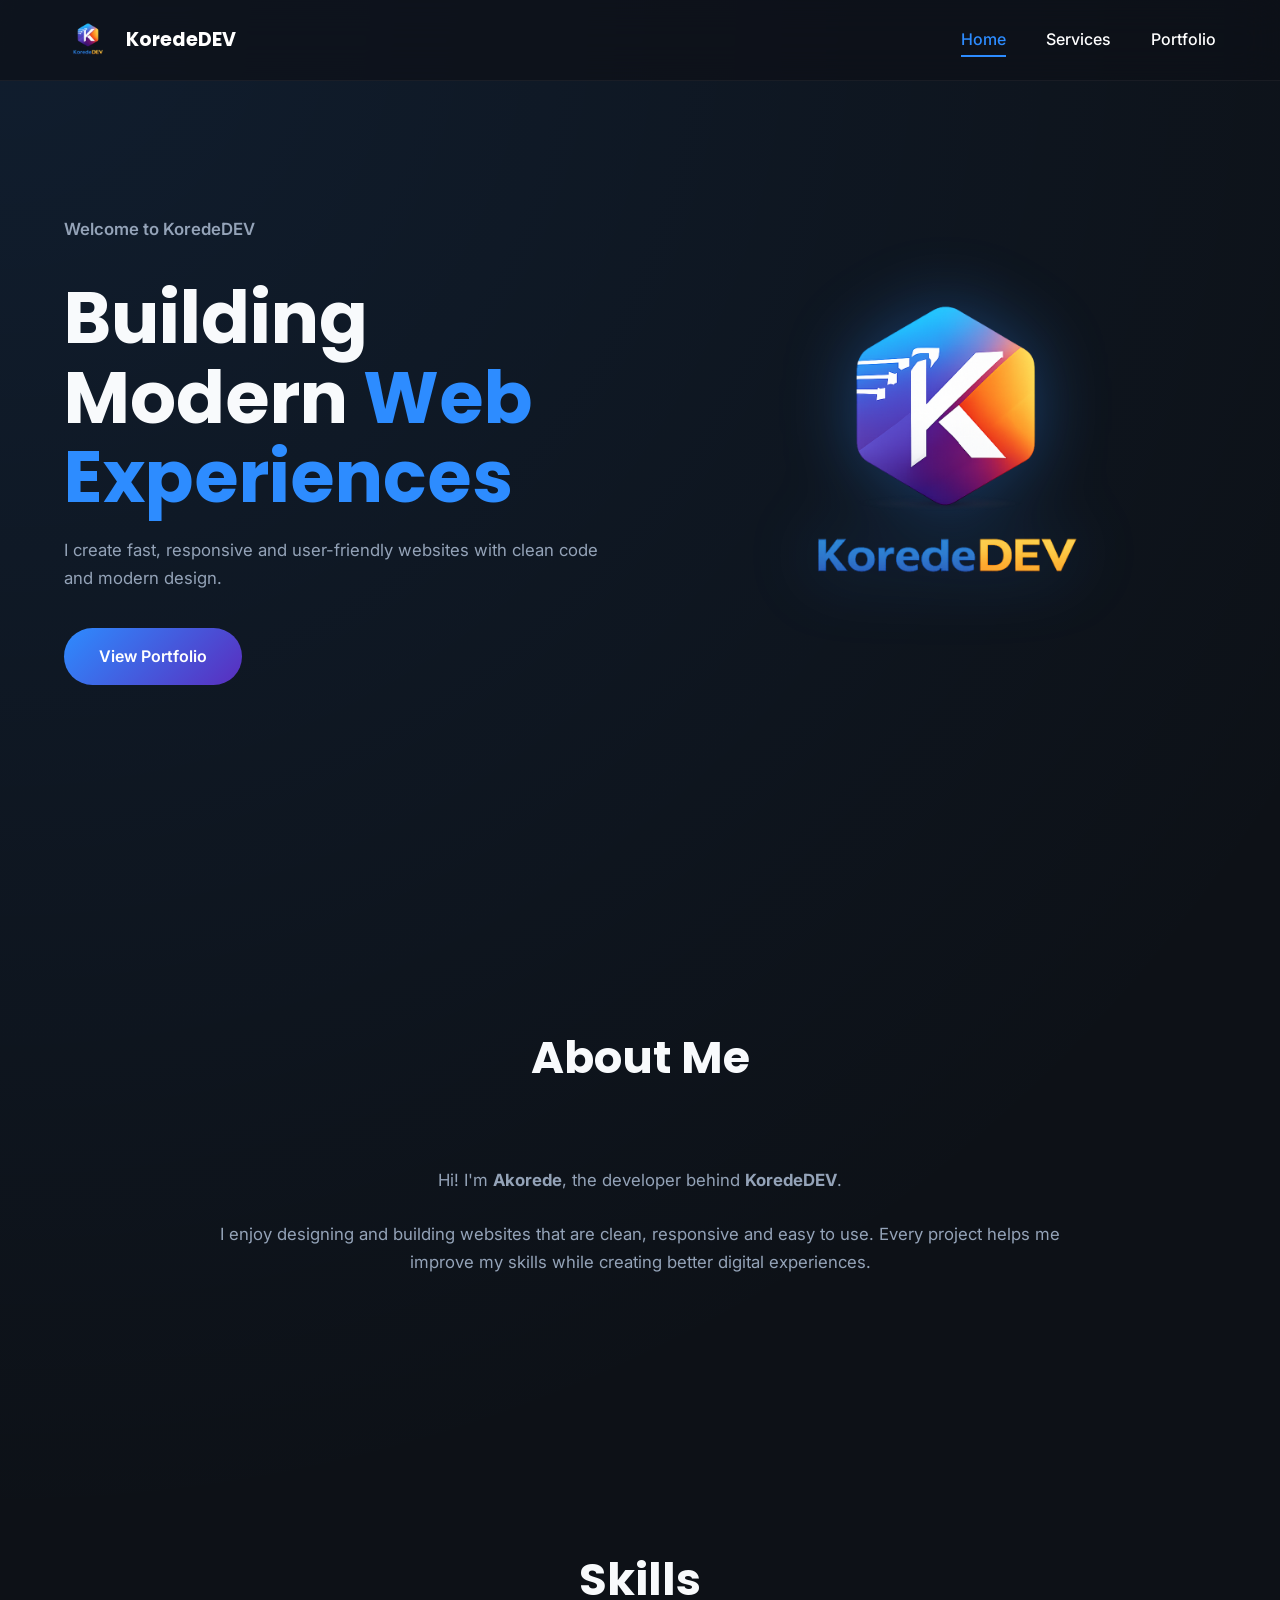
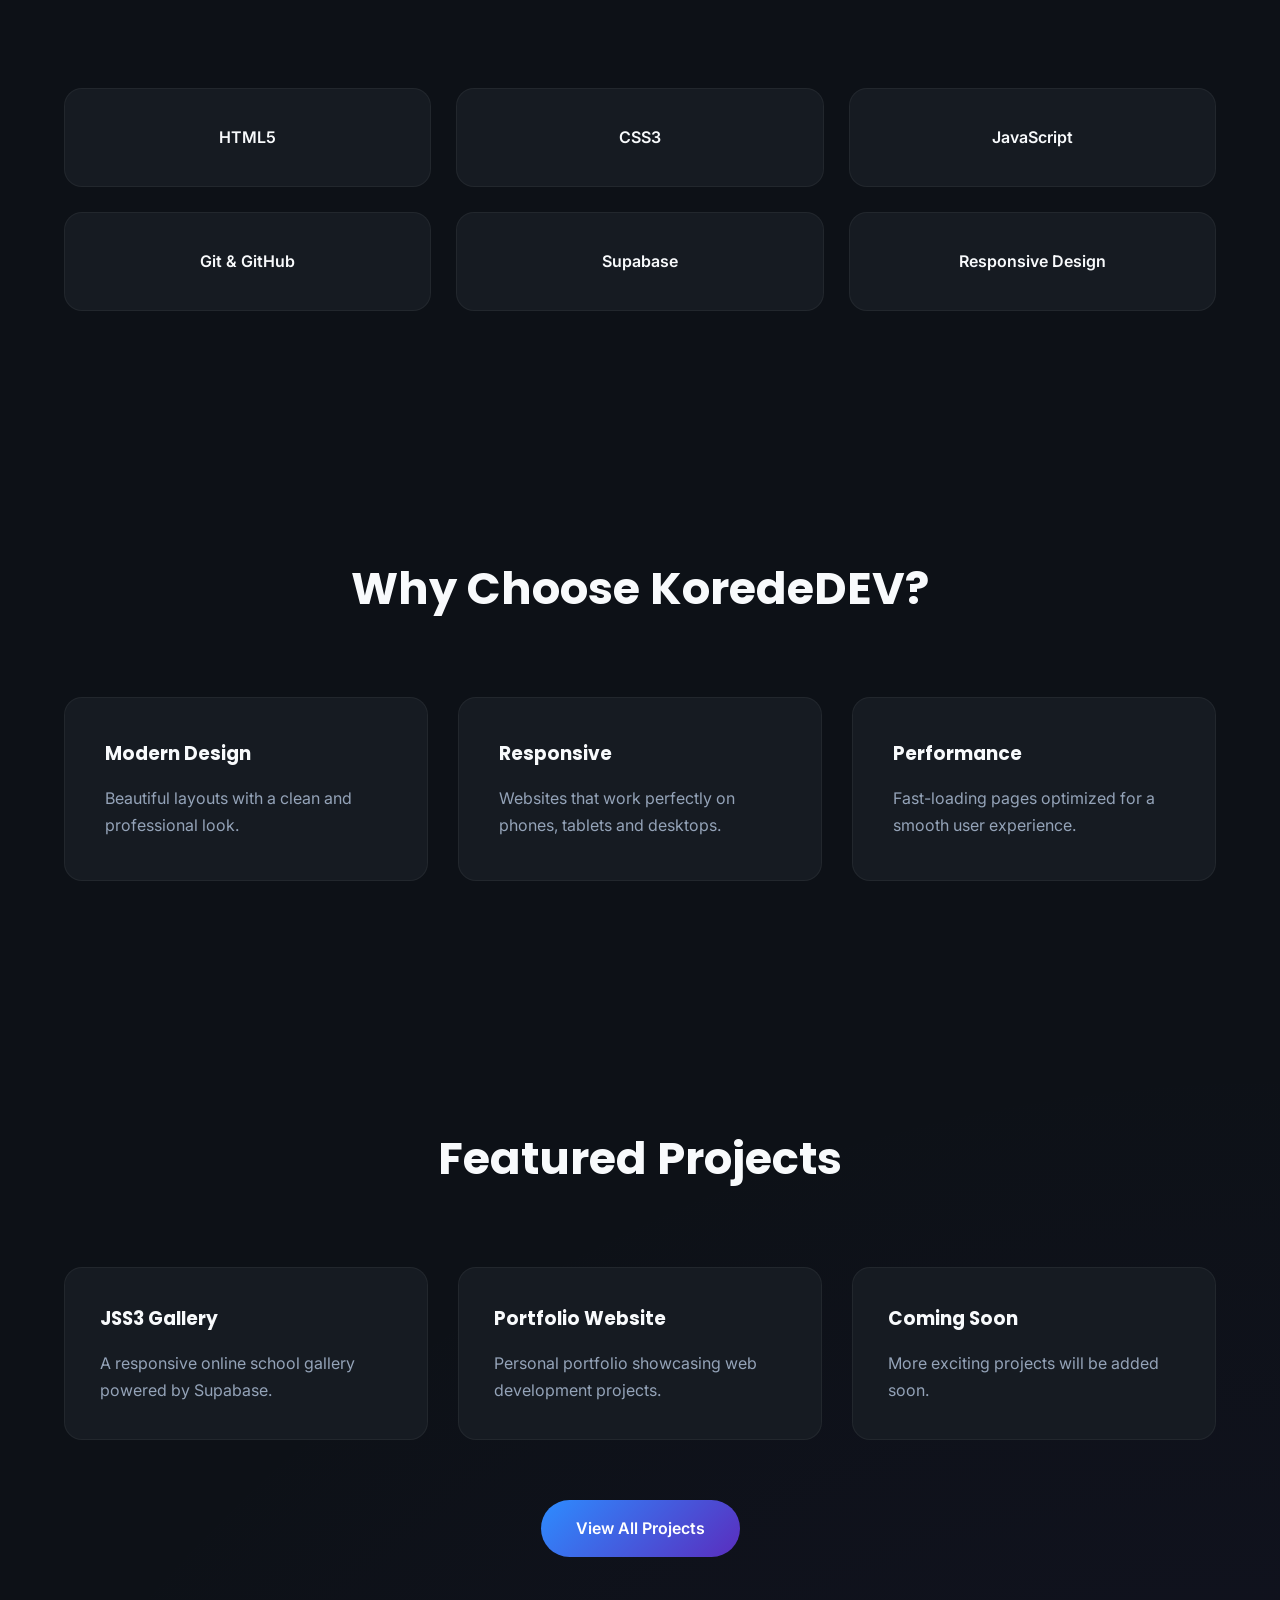
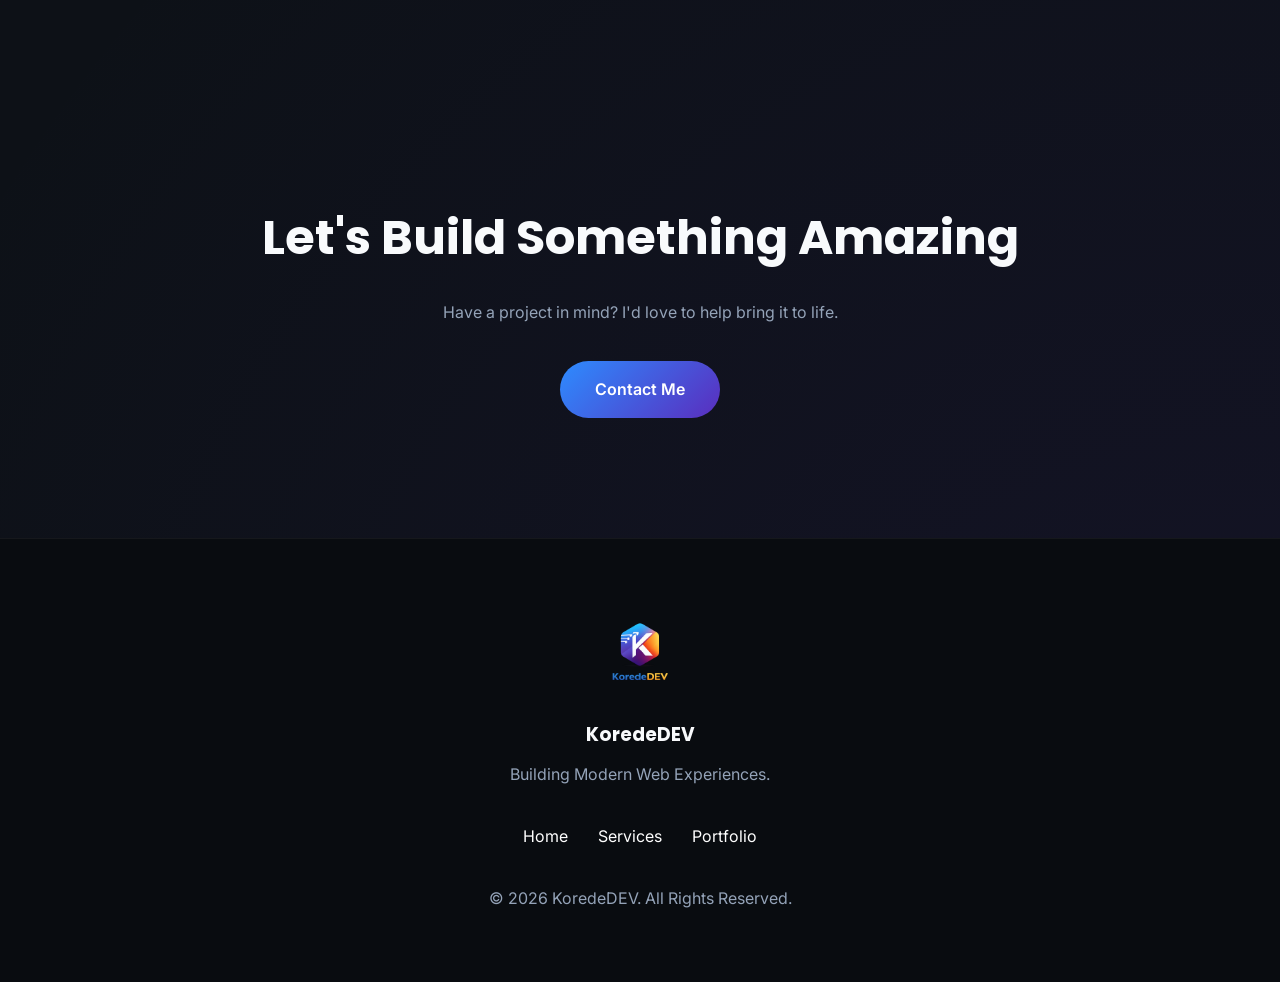
<file: index.html>
<!DOCTYPE html>
<html lang="en">

<head>

    <meta charset="UTF-8">

    <meta name="viewport"
          content="width=device-width, initial-scale=1.0">

          <meta name="description"
        content="KoredeDEV builds modern, responsive websites using HTML, CSS and JavaScript.">

        <meta name="keywords"
        content="KoredeDEV, Web Developer, HTML, CSS, JavaScript, Portfolio">

        <meta name="author"
        content="Akorede">

        <meta property="og:title" content="KoredeDEV">

        <meta property="og:description"
        content="Modern websites built with clean code.">

        <meta property="og:image"
        content="assets/images/logo.png">

    <title>KoredeDEV | Home</title>

    <link rel="stylesheet" href="style.css">

    <link rel="icon" href="assets/images/favicon.png">

    <link rel="preconnect" href="https://fonts.googleapis.com">

    <link rel="preconnect" href="https://fonts.gstatic.com" crossorigin>

    <link href="https://fonts.googleapis.com/css2?family=Poppins:wght@300;400;500;600;700;800&family=Inter:wght@300;400;500;600&display=swap"
          rel="stylesheet">

</head>

<body>

    <!-- ================= LOADING SCREEN ================= -->

<div id="loader">

    <div class="loader-content">

        <img src="assets/images/logo.png"
             alt="KoredeDEV Logo">

        <h1>KoredeDEV</h1>

        <p>Building Modern Web Experiences</p>

        <div class="loader-bar">

            <div class="loader-progress"></div>

        </div>

    </div>

</div>

<!-- ================= NAVBAR ================= -->

<header>

    <nav>

        <a href="index.html" class="logo">

            <img src="assets/images/logo.png" alt="KoredeDEV">

            <span>KoredeDEV</span>

        </a>

        <div class="menu-toggle">

            <span></span>

            <span></span>

            <span></span>

        </div>

        <ul>

            <li><a class="active" href="index.html">Home</a></li>

            <li><a href="services.html">Services</a></li>

            <li><a href="projects.html">Portfolio</a></li>

        </ul>

    </nav>

</header>



<!-- ================= HERO ================= -->

<section class="hero">

    <div class="hero-text">

        <p class="intro">
            Welcome to KoredeDEV
        </p>

        <h1>

            Building Modern

            <span>Web Experiences</span>

        </h1>

        <p>

            I create fast, responsive and user-friendly websites
            with clean code and modern design.

        </p>

        <div class="hero-buttons">

            <a href="projects.html" class="btn">

                View Portfolio

            </a>

        </div>

    </div>

    <div class="hero-image">

        <img src="assets/images/logo.png"
             alt="KoredeDEV Logo">

    </div>

</section>



<!-- ================= ABOUT ================= -->

<section class="about">

    <div class="section-title">

        <h2>About Me</h2>

    </div>

    <div class="about-content">

        <p>

            Hi! I'm <strong>Akorede</strong>, the developer behind
            <strong>KoredeDEV</strong>.

        </p>

        <p>

            I enjoy designing and building websites that are clean,
            responsive and easy to use. Every project helps me improve
            my skills while creating better digital experiences.

        </p>

    </div>

</section>



<!-- ================= SKILLS ================= -->

<section class="skills">

    <div class="section-title">

        <h2>Skills</h2>

    </div>

    <div class="skills-grid">

        <div class="skill-card">

            HTML5

        </div>

        <div class="skill-card">

            CSS3

        </div>

        <div class="skill-card">

            JavaScript

        </div>

        <div class="skill-card">

            Git & GitHub

        </div>

        <div class="skill-card">

            Supabase

        </div>

        <div class="skill-card">

            Responsive Design

        </div>

    </div>

</section>



<!-- ================= WHY CHOOSE ================= -->

<section class="why">

    <div class="section-title">

        <h2>Why Choose KoredeDEV?</h2>

    </div>

    <div class="why-grid">

        <div class="why-card">

            <h3>Modern Design</h3>

            <p>

                Beautiful layouts with a clean and professional look.

            </p>

        </div>

        <div class="why-card">

            <h3>Responsive</h3>

            <p>

                Websites that work perfectly on phones,
                tablets and desktops.

            </p>

        </div>

        <div class="why-card">

            <h3>Performance</h3>

            <p>

                Fast-loading pages optimized for a smooth
                user experience.

            </p>

        </div>

    </div>

</section>



<!-- ================= FEATURED PROJECTS ================= -->

<section class="featured">

    <div class="section-title">

        <h2>Featured Projects</h2>

    </div>

    <div class="project-grid">

        <div class="project-card">

            <h3>JSS3 Gallery</h3>

            <p>

                A responsive online school gallery powered
                by Supabase.

            </p>

        </div>

        <div class="project-card">

            <h3>Portfolio Website</h3>

            <p>

                Personal portfolio showcasing web development
                projects.

            </p>

        </div>

        <div class="project-card">

            <h3>Coming Soon</h3>

            <p>

                More exciting projects will be added soon.

            </p>

        </div>

    </div>

    <div class="portfolio-button">

        <a href="projects.html" class="btn">

            View All Projects

        </a>

    </div>

</section>



<!-- ================= CALL TO ACTION ================= -->

<section class="cta">

    <h2>

        Let's Build Something Amazing

    </h2>

    <p>

        Have a project in mind? I'd love to help bring it to life.

    </p>

    <a href="services.html" class="btn">

        Contact Me

    </a>

</section>



<!-- ================= FOOTER ================= -->

<footer>

    <img src="assets/images/logo.png"
         alt="KoredeDEV">

    <h3>KoredeDEV</h3>

    <p>

        Building Modern Web Experiences.

    </p>

    <div class="footer-links">

        <a href="index.html">Home</a>

        <a href="services.html">Services</a>

        <a href="projects.html">Portfolio</a>

    </div>

    <p>

        © 2026 KoredeDEV.
        All Rights Reserved.

    </p>

</footer>

<script src="script.js"></script>

</body>

</html>
</file>
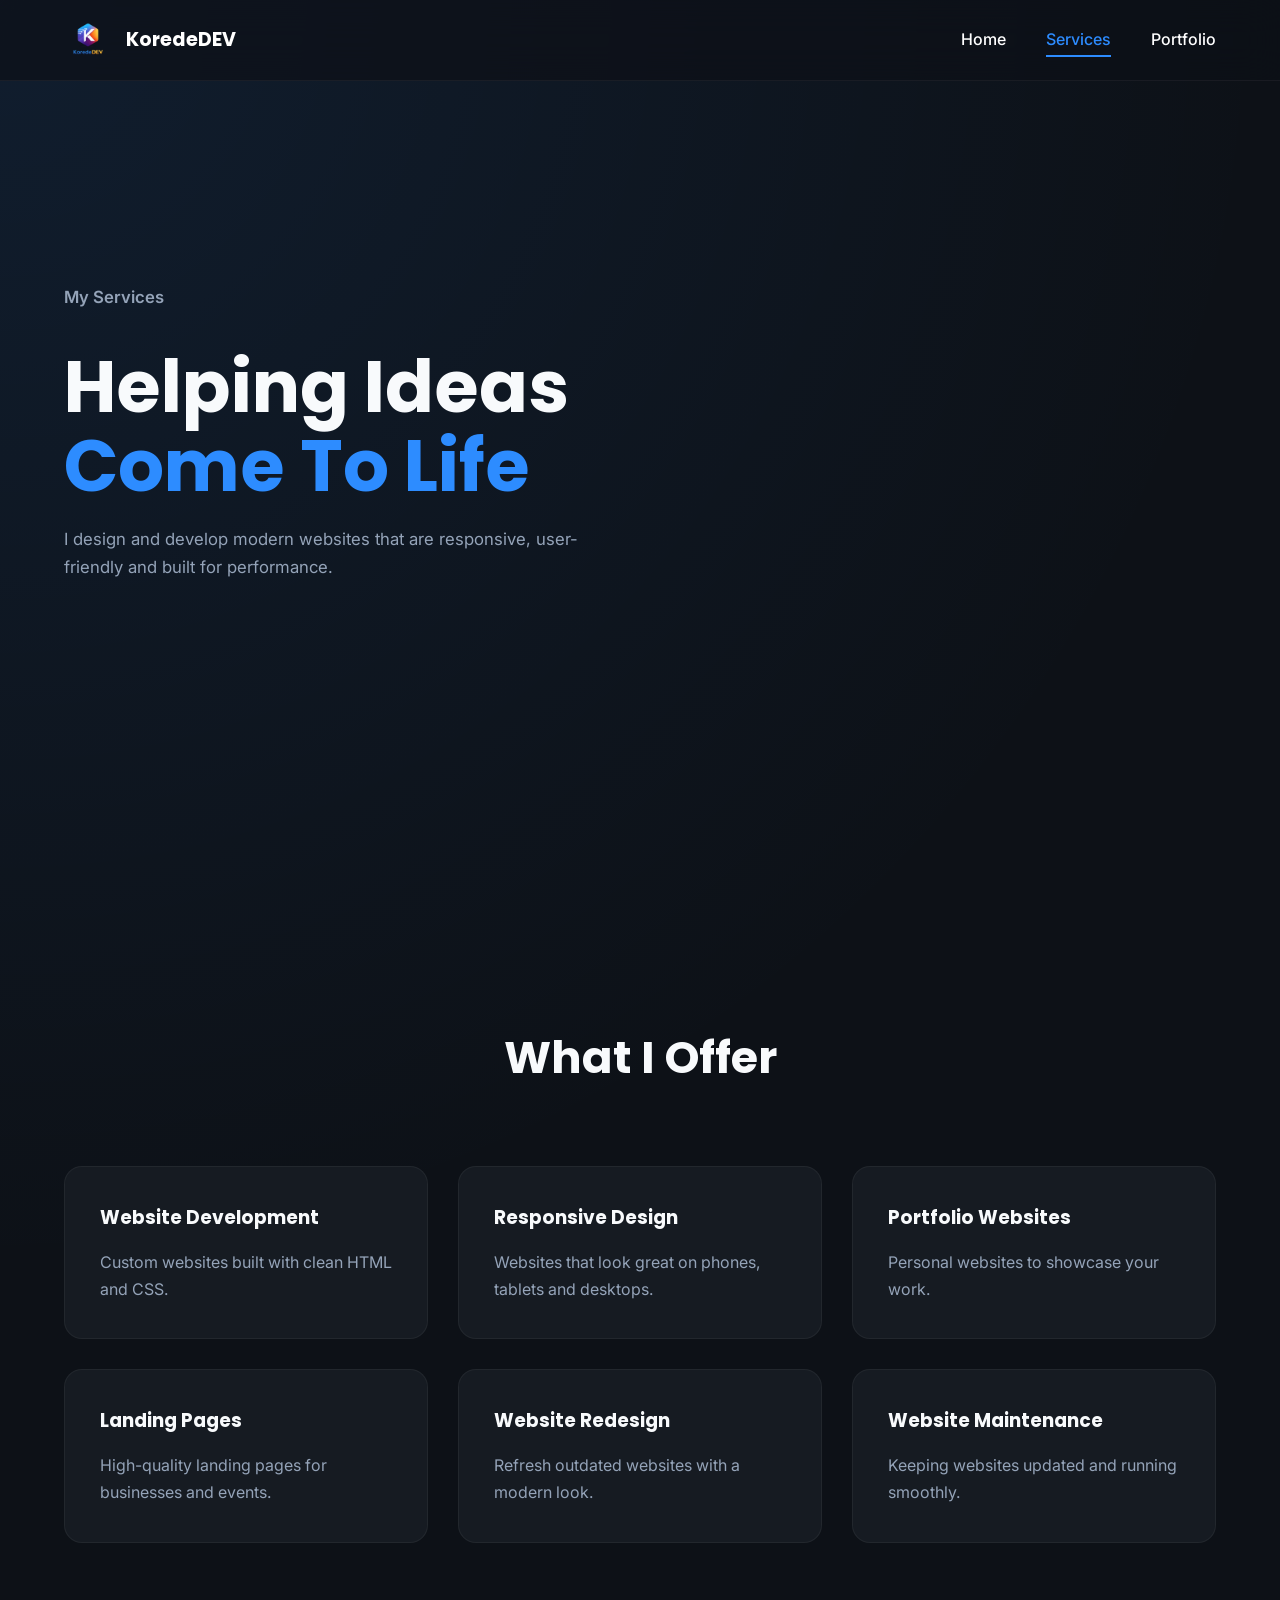
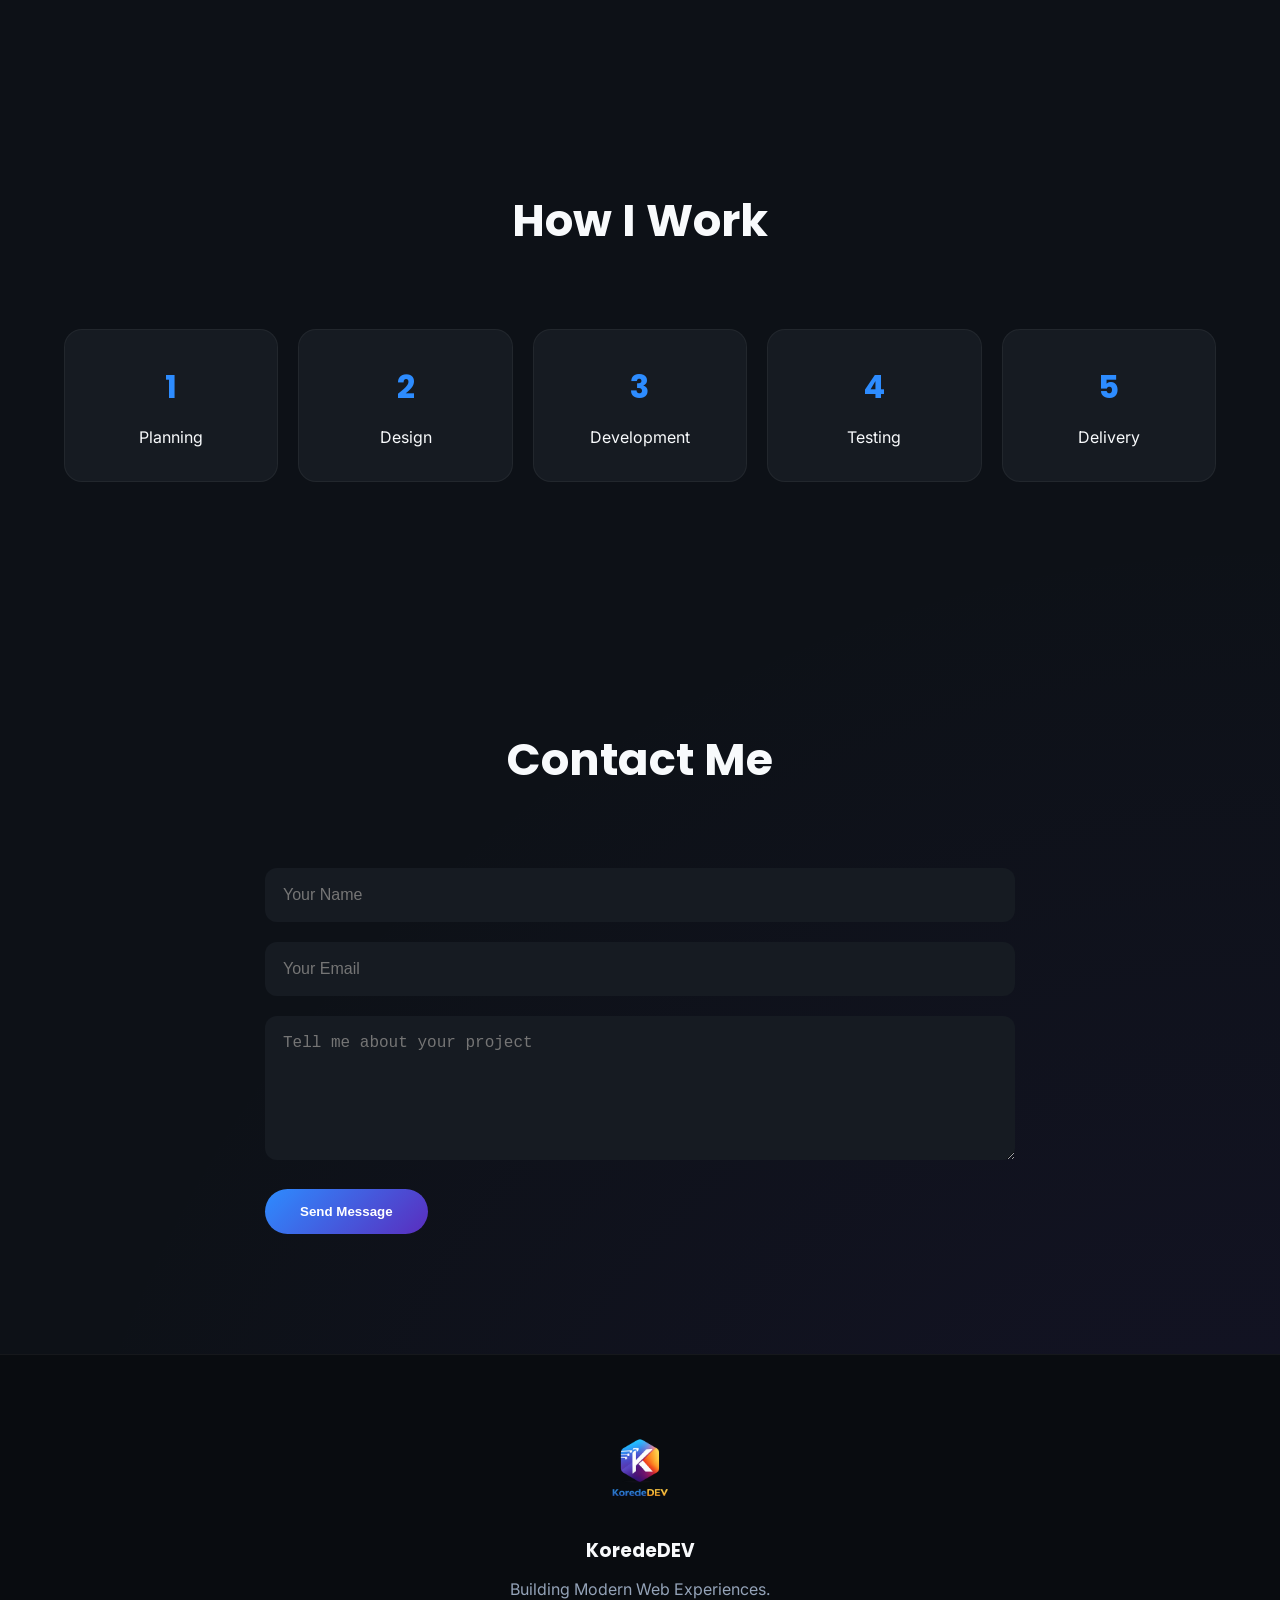
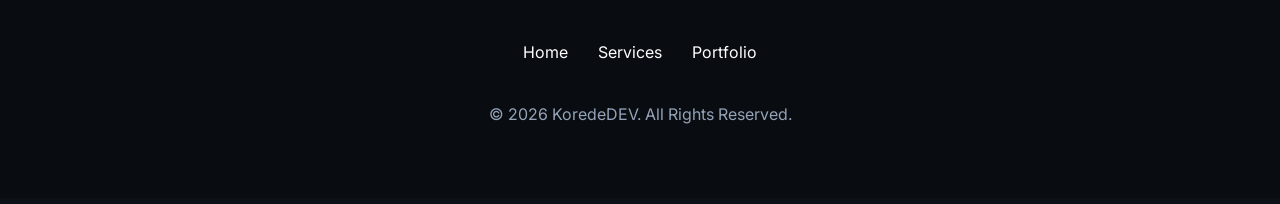
<file: services.html>
<!DOCTYPE html>
<html lang="en">

<head>

    <meta charset="UTF-8">

    <meta name="viewport"
          content="width=device-width, initial-scale=1.0">

          <meta name="description"
        content="KoredeDEV builds modern, responsive websites using HTML, CSS and JavaScript.">

        <meta name="keywords"
        content="KoredeDEV, Web Developer, HTML, CSS, JavaScript, Portfolio">

        <meta name="author"
        content="Akorede">

        <meta property="og:title" content="KoredeDEV">

        <meta property="og:description"
        content="Modern websites built with clean code.">

        <meta property="og:image"
        content="assets/images/logo.png">

    <title>KoredeDEV | Services</title>

    <link rel="stylesheet" href="style.css">

    <link rel="icon" href="assets/images/favicon.png">

    <link rel="preconnect" href="https://fonts.googleapis.com">

    <link rel="preconnect" href="https://fonts.gstatic.com" crossorigin>

    <link href="https://fonts.googleapis.com/css2?family=Poppins:wght@300;400;500;600;700;800&family=Inter:wght@300;400;500;600&display=swap"
          rel="stylesheet">

</head>

<body>

<header>

    <nav>

        <a href="index.html" class="logo">

            <img src="assets/images/logo.png" alt="KoredeDEV">

            <span>KoredeDEV</span>

        </a>

        <div class="menu-toggle">

            <span></span>

            <span></span>

            <span></span>

        </div>

        <ul>

            <li><a href="index.html">Home</a></li>

            <li><a class="active" href="services.html">Services</a></li>

            <li><a href="projects.html">Portfolio</a></li>

        </ul>

    </nav>

</header>



<section class="hero">

    <div class="hero-text">

        <p class="intro">

            My Services

        </p>

        <h1>

            Helping Ideas

            <span>Come To Life</span>

        </h1>

        <p>

            I design and develop modern websites that are
            responsive, user-friendly and built for performance.

        </p>

    </div>

</section>



<section class="services-page">

    <div class="section-title">

        <h2>What I Offer</h2>

    </div>

    <div class="services-grid">

        <div class="service-card">

            <h3>Website Development</h3>

            <p>

                Custom websites built with clean HTML and CSS.

            </p>

        </div>

        <div class="service-card">

            <h3>Responsive Design</h3>

            <p>

                Websites that look great on phones, tablets
                and desktops.

            </p>

        </div>

        <div class="service-card">

            <h3>Portfolio Websites</h3>

            <p>

                Personal websites to showcase your work.

            </p>

        </div>

        <div class="service-card">

            <h3>Landing Pages</h3>

            <p>

                High-quality landing pages for businesses
                and events.

            </p>

        </div>

        <div class="service-card">

            <h3>Website Redesign</h3>

            <p>

                Refresh outdated websites with a modern look.

            </p>

        </div>

        <div class="service-card">

            <h3>Website Maintenance</h3>

            <p>

                Keeping websites updated and running smoothly.

            </p>

        </div>

    </div>

</section>



<section class="process">

    <div class="section-title">

        <h2>How I Work</h2>

    </div>

    <div class="process-grid">

        <div class="process-card">

            <h3>1</h3>

            <p>Planning</p>

        </div>

        <div class="process-card">

            <h3>2</h3>

            <p>Design</p>

        </div>

        <div class="process-card">

            <h3>3</h3>

            <p>Development</p>

        </div>

        <div class="process-card">

            <h3>4</h3>

            <p>Testing</p>

        </div>

        <div class="process-card">

            <h3>5</h3>

            <p>Delivery</p>

        </div>

    </div>

</section>



<section class="contact">

    <div class="section-title">

        <h2>Contact Me</h2>

    </div>

    <form id="contactForm">

        <input
            type="text"
            placeholder="Your Name"
            required>

        <input
            type="email"
            placeholder="Your Email"
            required>

        <textarea
            rows="6"
            placeholder="Tell me about your project"></textarea>

        <button class="btn">

            Send Message

        </button>

    </form>

</section>



<footer>

    <img src="assets/images/logo.png" alt="Logo">

    <h3>KoredeDEV</h3>

    <p>

        Building Modern Web Experiences.

    </p>

    <div class="footer-links">

        <a href="index.html">Home</a>

        <a href="services.html">Services</a>

        <a href="projects.html">Portfolio</a>

    </div>

    <p>

        © 2026 KoredeDEV.
        All Rights Reserved.

    </p>

</footer>

<script src="script.js"></script>

</body>

</html>
</file>
<file: style.css>
/* =========================================
   GOOGLE FONTS
========================================= */

@import url('https://fonts.googleapis.com/css2?family=Poppins:wght@300;400;500;600;700;800&family=Inter:wght@300;400;500;600&display=swap');


/* =========================================
   RESET
========================================= */

*{
    margin:0;
    padding:0;
    box-sizing:border-box;
}

html{
    scroll-behavior:smooth;
}

img{
    display:block;
    max-width:100%;
}

a{
    text-decoration:none;
    transition:.35s;
}

body{

    font-family:'Inter',sans-serif;

    color:#F8FAFC;

    background:
    radial-gradient(circle at top left,
    rgba(45,140,255,.10),
    transparent 35%),

    radial-gradient(circle at bottom right,
    rgba(90,45,190,.10),
    transparent 35%),

    #0D1117;

    overflow-x:hidden;

    line-height:1.7;

}


/* =========================================
   VARIABLES
========================================= */

:root{

    --primary:#2D8CFF;

    --purple:#5A2DBE;

    --orange:#FFA62B;

    --dark:#0D1117;

    --card:#161B22;

    --text:#F8FAFC;

    --grey:#94A3B8;

    --radius:18px;

    --transition:.35s;

}


/* =========================================
   SCROLLBAR
========================================= */

::-webkit-scrollbar{

    width:10px;

}

::-webkit-scrollbar-track{

    background:#0D1117;

}

::-webkit-scrollbar-thumb{

    background:var(--primary);

    border-radius:50px;

}


/* =========================================
   GLOBAL
========================================= */

section{

    width:min(1200px,90%);

    margin:auto;

    padding:120px 0;

}

.section-title{

    text-align:center;

    margin-bottom:70px;

}

.section-title h2{

    font-family:'Poppins',sans-serif;

    font-size:2.8rem;

    margin-bottom:10px;

}

.section-title p{

    color:var(--grey);

}


/* =========================================
   NAVBAR
========================================= */

header{

    position:fixed;

    top:0;

    left:0;

    width:100%;

    z-index:999;

    backdrop-filter:blur(18px);

    background:rgba(13,17,23,.75);

    border-bottom:1px solid rgba(255,255,255,.05);

}

nav{

    width:min(1200px,90%);

    height:80px;

    margin:auto;

    display:flex;

    justify-content:space-between;

    align-items:center;

}

.logo{

    display:flex;

    align-items:center;

    gap:14px;

    color:#fff;

    font-family:'Poppins',sans-serif;

    font-weight:700;

    font-size:1.2rem;

}

.logo img{

    width:48px;

}

nav ul{

    list-style:none;

    display:flex;

    gap:40px;

}

nav ul li a{

    color:#fff;

    font-weight:500;

    position:relative;

}

nav ul li a:hover,

nav ul li a.active{

    color:var(--primary);

}

nav ul li a::after{

    content:"";

    position:absolute;

    left:0;

    bottom:-8px;

    width:0;

    height:2px;

    background:var(--primary);

    transition:var(--transition);

}

nav ul li a:hover::after,

nav ul li a.active::after{

    width:100%;

}


/* =========================================
   MOBILE MENU
========================================= */

.menu-toggle{

    display:none;

    flex-direction:column;

    gap:6px;

    cursor:pointer;

}

.menu-toggle span{

    width:28px;

    height:3px;

    background:#fff;

    border-radius:30px;

    transition:.35s;

}

.menu-toggle.open span:nth-child(1){

    transform:translateY(9px) rotate(45deg);

}

.menu-toggle.open span:nth-child(2){

    opacity:0;

}

.menu-toggle.open span:nth-child(3){

    transform:translateY(-9px) rotate(-45deg);

}


/* =========================================
   HERO
========================================= */

.hero{

    min-height:100vh;

    display:grid;

    grid-template-columns:repeat(2,1fr);

    align-items:center;

    gap:70px;

}

.hero-text h1{

    font-family:'Poppins',sans-serif;

    font-size:4.5rem;

    line-height:1.1;

    margin-bottom:20px;

}

.hero-text h1 span{

    color:var(--primary);

}

.intro{

    color:var(--orange);

    font-weight:600;

    margin-bottom:20px;

}

.hero-text p{

    color:var(--grey);

    font-size:1.05rem;

    max-width:560px;

    margin-bottom:35px;

}

.hero-buttons{

    display:flex;

    gap:20px;

}

.hero-image{

    display:flex;

    justify-content:center;

    align-items:center;

}

.hero-image img{

    width:420px;

    animation:float 5s ease-in-out infinite;

    filter:drop-shadow(0 0 35px rgba(45,140,255,.35));

}


/* =========================================
   BUTTONS
========================================= */

.btn{

    display:inline-block;

    padding:15px 35px;

    color:#fff;

    border-radius:50px;

    background:linear-gradient(
        135deg,
        var(--primary),
        var(--purple)
    );

    font-weight:600;

    transition:.35s;

}

.btn:hover{

    transform:translateY(-5px);

    box-shadow:0 12px 35px rgba(45,140,255,.35);

}


/* =========================================
   FLOAT ANIMATION
========================================= */

@keyframes float{

    0%{

        transform:translateY(0);

    }

    50%{

        transform:translateY(-18px);

    }

    100%{

        transform:translateY(0);

    }

}

/* =========================================
   ABOUT
========================================= */

.about-content{

    max-width:850px;

    margin:auto;

    text-align:center;

}

.about-content p{

    color:var(--grey);

    font-size:1.05rem;

    margin-bottom:25px;

}


/* =========================================
   SKILLS
========================================= */

.skills-grid{

    display:grid;

    grid-template-columns:repeat(3,1fr);

    gap:25px;

}

.skill-card{

    background:var(--card);

    padding:35px;

    border-radius:var(--radius);

    text-align:center;

    font-weight:600;

    border:1px solid rgba(255,255,255,.05);

    transition:var(--transition);

    position:relative;

    overflow:hidden;

}

.skill-card:hover{

    transform:translateY(-10px);

    border-color:var(--primary);

    box-shadow:0 15px 35px rgba(45,140,255,.25);

}


/* =========================================
   WHY CHOOSE
========================================= */

.why-grid{

    display:grid;

    grid-template-columns:repeat(3,1fr);

    gap:30px;

}

.why-card{

    background:var(--card);

    padding:40px;

    border-radius:var(--radius);

    border:1px solid rgba(255,255,255,.05);

    transition:var(--transition);

    position:relative;

    overflow:hidden;

}

.why-card h3{

    margin-bottom:15px;

    font-family:'Poppins',sans-serif;

}

.why-card p{

    color:var(--grey);

}

.why-card:hover{

    transform:translateY(-10px);

    box-shadow:0 15px 35px rgba(45,140,255,.25);

}


/* =========================================
   FEATURED PROJECTS
========================================= */

.project-grid{

    display:grid;

    grid-template-columns:repeat(3,1fr);

    gap:30px;

}

.project-card{

    background:var(--card);

    padding:35px;

    border-radius:var(--radius);

    border:1px solid rgba(255,255,255,.05);

    transition:var(--transition);

    position:relative;

    overflow:hidden;

    color:inherit;

}

.project-card:hover{

    transform:translateY(-10px);

    box-shadow:0 15px 35px rgba(45,140,255,.25);

}

.project-card h3{

    margin-bottom:15px;

    font-family:'Poppins',sans-serif;

}

.project-card p{

    color:var(--grey);

}

.portfolio-button{

    margin-top:60px;

    text-align:center;

}


/* =========================================
   SHINE EFFECT
========================================= */

.skill-card::before,
.project-card::before,
.why-card::before{

    content:"";

    position:absolute;

    top:0;

    left:-120%;

    width:100%;

    height:100%;

    background:linear-gradient(

        90deg,

        transparent,

        rgba(255,255,255,.08),

        transparent

    );

    transition:.8s;

}

.skill-card:hover::before,
.project-card:hover::before,
.why-card:hover::before{

    left:120%;

}


/* =========================================
   SERVICES PAGE
========================================= */

.services-grid{

    display:grid;

    grid-template-columns:repeat(3,1fr);

    gap:30px;

}

.service-card{

    background:var(--card);

    padding:35px;

    border-radius:var(--radius);

    border:1px solid rgba(255,255,255,.05);

    transition:var(--transition);

}

.service-card:hover{

    transform:translateY(-10px);

    border-color:var(--primary);

    box-shadow:0 15px 35px rgba(45,140,255,.25);

}

.service-card h3{

    margin-bottom:15px;

    font-family:'Poppins',sans-serif;

}

.service-card p{

    color:var(--grey);

}


/* =========================================
   PROCESS
========================================= */

.process-grid{

    display:grid;

    grid-template-columns:repeat(5,1fr);

    gap:20px;

}

.process-card{

    background:var(--card);

    padding:30px;

    border-radius:var(--radius);

    text-align:center;

    border:1px solid rgba(255,255,255,.05);

}

.process-card h3{

    color:var(--primary);

    font-size:2rem;

    margin-bottom:10px;

    font-family:'Poppins',sans-serif;

}


/* =========================================
   CONTACT
========================================= */

.contact form{

    max-width:750px;

    margin:auto;

}

.contact input,
.contact textarea{

    width:100%;

    padding:18px;

    margin-bottom:20px;

    border:none;

    outline:none;

    border-radius:12px;

    background:var(--card);

    color:#fff;

    font-size:1rem;

}

.contact textarea{

    resize:vertical;

}

.contact button{

    cursor:pointer;

    border:none;

}

/* =========================================
   PORTFOLIO
========================================= */

.portfolio-hero{

    text-align:center;

    padding-top:150px;

}

.portfolio-hero h1{

    font-family:'Poppins',sans-serif;

    font-size:3.5rem;

    margin-bottom:20px;

}

.portfolio-hero p{

    color:var(--grey);

    max-width:700px;

    margin:auto;

}

.featured-project{

    display:grid;

    grid-template-columns:1.2fr 1fr;

    gap:50px;

    align-items:center;

}

.featured-image{

    overflow:hidden;

    border-radius:20px;

}

.featured-image img{

    transition:.5s;

}

.featured-image:hover img{

    transform:scale(1.05);

}

.featured-content h2{

    font-family:'Poppins',sans-serif;

    font-size:2.5rem;

    margin:15px 0;

}

.featured-content p{

    color:var(--grey);

    margin-bottom:25px;

}

.featured-label{

    color:var(--orange);

    font-weight:600;

    text-transform:uppercase;

}

.tags{

    display:flex;

    gap:10px;

    flex-wrap:wrap;

    margin-bottom:25px;

}

.tags span{

    background:rgba(45,140,255,.15);

    color:var(--primary);

    padding:8px 16px;

    border-radius:30px;

    font-size:.9rem;

}

.portfolio-grid{

    display:grid;

    grid-template-columns:repeat(auto-fit,minmax(320px,1fr));

    gap:30px;

}

.portfolio-card{

    background:var(--card);

    border-radius:20px;

    overflow:hidden;

    border:1px solid rgba(255,255,255,.05);

    transition:.35s;

}

.portfolio-card:hover{

    transform:translateY(-10px);

    box-shadow:0 15px 35px rgba(45,140,255,.25);

}

.portfolio-content{

    padding:25px;

}

.portfolio-content p{

    color:var(--grey);

}


/* =========================================
   CTA
========================================= */

.cta{

    text-align:center;

}

.cta h2{

    font-family:'Poppins',sans-serif;

    font-size:3rem;

    margin-bottom:20px;

}

.cta p{

    color:var(--grey);

    max-width:650px;

    margin:0 auto 35px;

}


/* =========================================
   FOOTER
========================================= */

footer{

    background:#090C10;

    padding:70px 20px;

    text-align:center;

    border-top:1px solid rgba(255,255,255,.05);

}

footer img{

    width:90px;

    margin:auto auto 20px;

}

footer h3{

    font-family:'Poppins',sans-serif;

    margin-bottom:10px;

}

footer p{

    color:var(--grey);

}

.footer-links{

    display:flex;

    justify-content:center;

    gap:30px;

    flex-wrap:wrap;

    margin:35px 0;

}

.footer-links a{

    color:#fff;

}

.footer-links a:hover{

    color:var(--primary);

}


/* =========================================
   LOADING SCREEN
========================================= */

#loader{

    position:fixed;

    inset:0;

    background:#0D1117;

    display:flex;

    justify-content:center;

    align-items:center;

    z-index:99999;

    transition:.8s;

}

.loader-content{

    text-align:center;

}

.loader-content img{

    width:120px;

    animation:float 2s infinite ease-in-out;

}

.loader-content h1{

    margin:25px 0 10px;

    font-family:'Poppins',sans-serif;

}

.loader-content p{

    color:var(--grey);

    margin-bottom:30px;

}

.loader-bar{

    width:260px;

    height:6px;

    background:#222;

    border-radius:50px;

    overflow:hidden;

}

.loader-progress{

    height:100%;

    background:linear-gradient(90deg,var(--primary),var(--purple));

    animation:loading 1.5s forwards;

}

.loader-hide{

    opacity:0;

    visibility:hidden;

}

@keyframes loading{

    from{

        width:0;

    }

    to{

        width:100%;

    }

}


/* =========================================
   404 PAGE
========================================= */

.error-page{

    min-height:100vh;

    display:flex;

    justify-content:center;

    align-items:center;

    text-align:center;

}

.error-content h1{

    font-size:8rem;

    color:var(--primary);

    font-family:'Poppins',sans-serif;

}

.error-content h2{

    font-size:2rem;

    margin:15px 0;

}

.error-content p{

    color:var(--grey);

    margin-bottom:30px;

}


/* =========================================
   RESPONSIVE
========================================= */

@media(max-width:992px){

    .hero,
    .featured-project{

        grid-template-columns:1fr;

        text-align:center;

    }

    .hero-image{

        order:-1;

    }

    .hero-buttons{

        justify-content:center;

    }

}

@media(max-width:768px){

    nav{

        height:80px;

        position:relative;

    }

    .menu-toggle{

        display:flex;

    }

    nav ul{

        position:absolute;

        top:80px;

        left:0;

        width:100%;

        background:#0D1117;

        flex-direction:column;

        align-items:center;

        gap:25px;

        padding:30px;

        transform:translateY(-150%);

        transition:.35s;

    }

    nav ul.show{

        transform:translateY(0);

    }

    .hero{

        padding-top:140px;

    }

    .hero-text{

        text-align:center;

    }

    .hero-text h1{

        font-size:3rem;

    }

    .hero-buttons{

        justify-content:center;

    }

    /* TWO COLUMNS ON PHONES */

    .skills-grid,

    .why-grid,

    .project-grid,

    .services-grid{

        grid-template-columns:repeat(2,1fr);

    }

    .process-grid{

        grid-template-columns:repeat(2,1fr);

    }

}

@media(max-width:480px){

    .hero-text h1{

        font-size:2.3rem;

    }

    .section-title h2{

        font-size:2rem;

    }

    .portfolio-grid{

        grid-template-columns:1fr;

    }

    .process-grid{

        grid-template-columns:1fr;

    }

}
</file>
